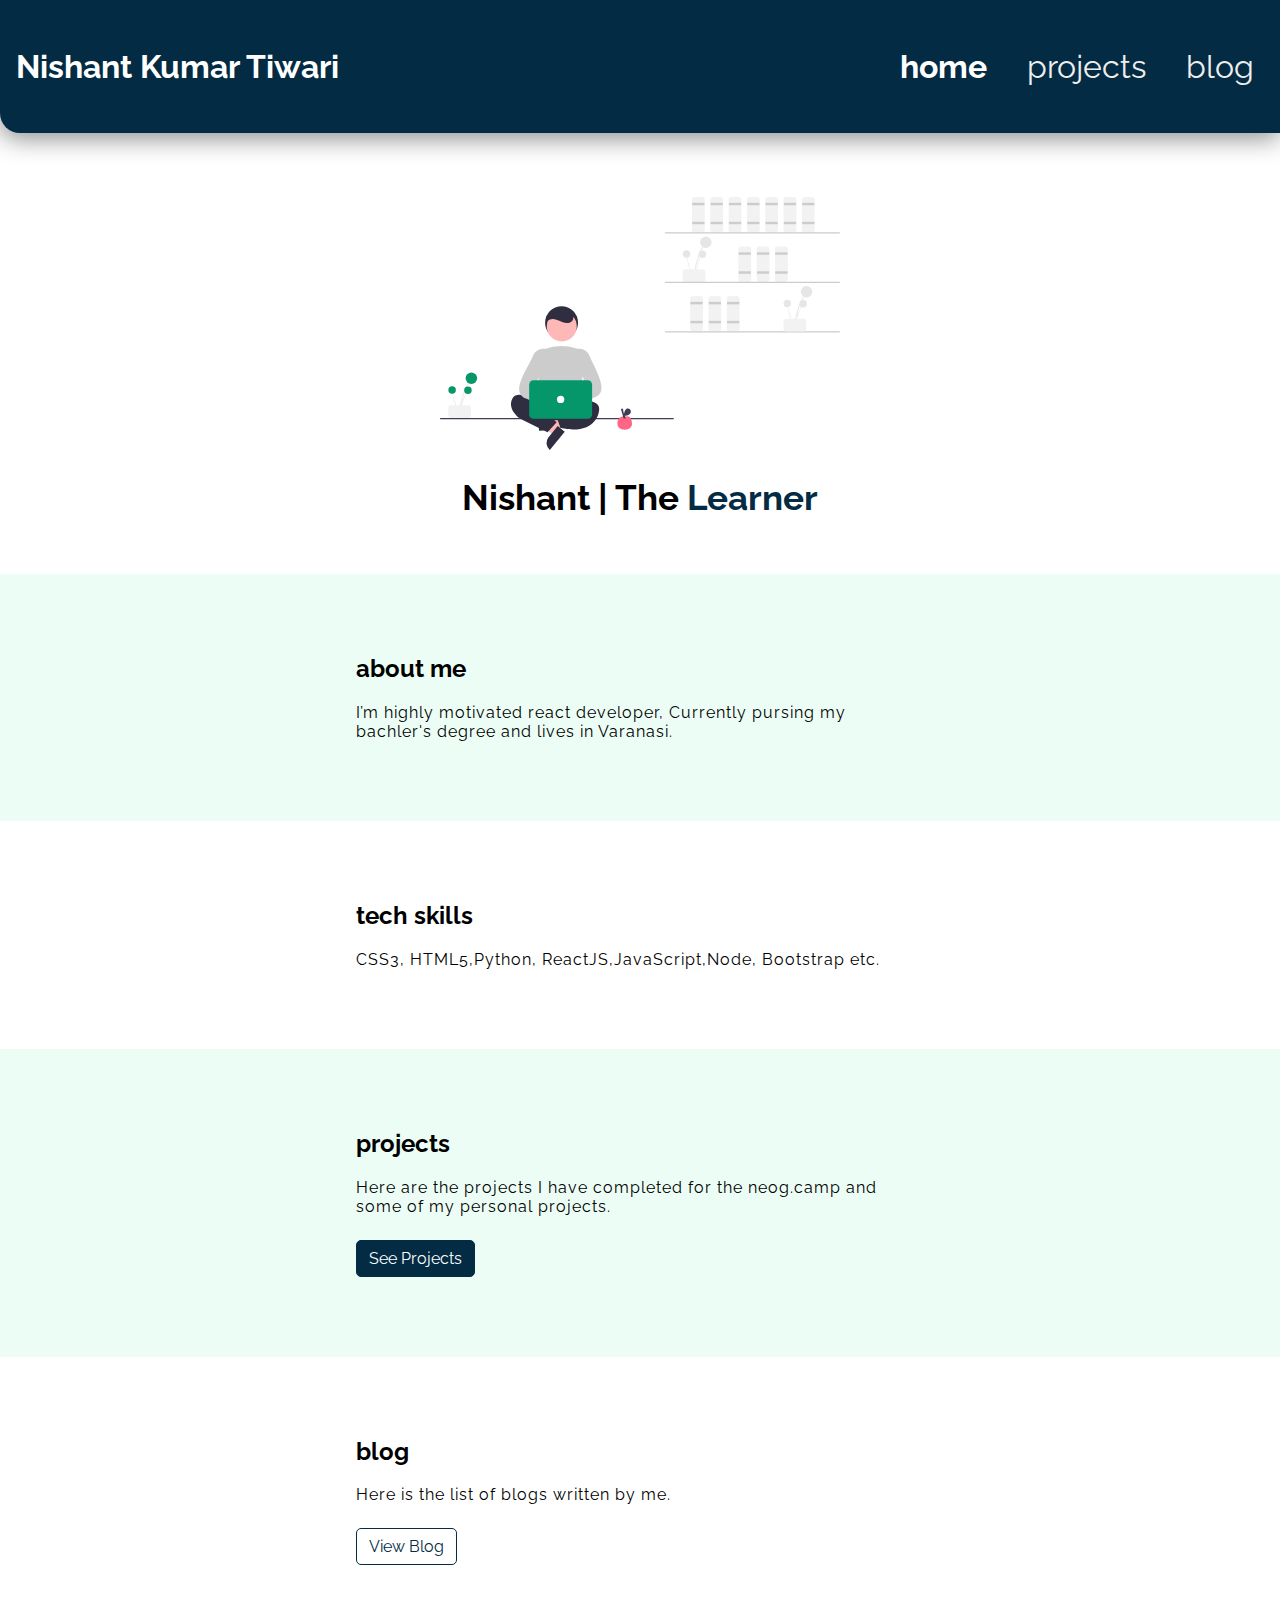
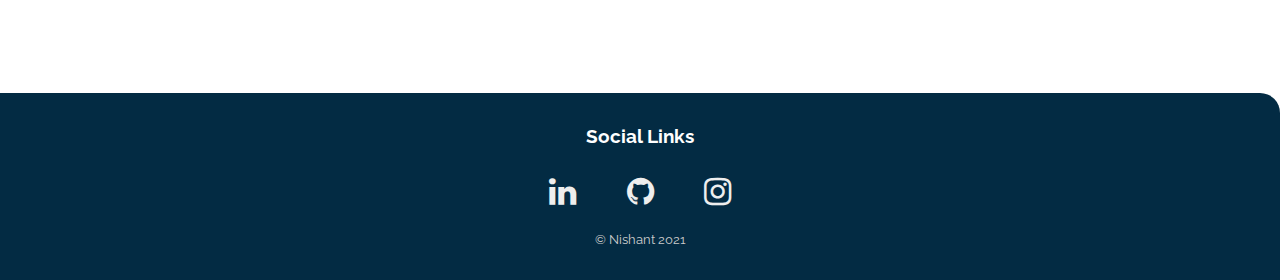
<file: index.html>
<!DOCTYPE html>
<html lang="en">
<head>
    <meta charset="UTF-8">
    <meta name="viewport" content="width=device-width, initial-scale=1.0">
    <link rel="stylesheet" href="https://cdnjs.cloudflare.com/ajax/libs/font-awesome/4.7.0/css/font-awesome.min.css" integrity="sha512-SfTiTlX6kk+qitfevl/7LibUOeJWlt9rbyDn92a1DqWOw9vWG2MFoays0sgObmWazO5BQPiFucnnEAjpAB+/Sw==" crossorigin="anonymous" />
    <link rel="icon" href="./assets/favicon.ico" type="image/png" sizes="16x16">
   <link rel="stylesheet" href="./style.css">
    <title>Nishant Kumar Tiwari | Student</title>
</head>
<body>
    <nav class="nav">
        <div class="logo">
            <a class="logo-link" href="/">Nishant Kumar Tiwari</a>
        </div>
        <ul class="nav-list">
            <li class="nav-item"><a class="nav-link active" href="index.html">home</a></li> <li class="nav-item"><a class="nav-link" href="./projects.html">projects</a></li> <li class="nav-item"><a class="nav-link" href="./blogs.html">blog</a></li>
        </ul>
        
    </nav>
    <main>
        <section class="hero">
            <img class="hero-image" src="./assets/hero.svg" alt="hero-image">
            <h1 class="hero-heading">Nishant  | The <span class="hero-inverted"> Learner</span></h1>
        </section>
        <section class="ow-section section ">
            <div class="container-center">
    
                <h2>about me</h2>
            <p>I’m highly motivated react developer, Currently pursing my bachler's degree and lives in Varanasi. 
            </p>
            </div>
        </section>
        <section class="white-section section ">
            <div class="container-center">
    
                <h2>tech skills</h2>
            <p> CSS3, HTML5,Python, ReactJS,JavaScript,Node, Bootstrap etc.
            </p>
            </div>
        </section>
        <section class="ow-section section ">
            <div class="container-center">
    
                <h2>projects</h2>
            <p>Here are the projects I have completed for the neog.camp and some of my personal projects.
            </p>
            <a class="link link-primary" href="./projects.html">See Projects</a>
            </div>
        </section>
        <section class="white-section section ">
            <div class="container-center">
    
                <h2>blog</h2>
            <p>Here is the list of blogs written by me.  
            </p>
            <a class="link link-secondary" href="./blogs.html">View Blog</a>
            </div>
        </section>
    </main>
    <footer class="footer">
        <div class="footer-heading">Social Links</div>
        <ul class="list">
            <li class="list-item footer-item"><a class="footer-link" href="https://www.linkedin.com/in/nishant-kumar-tiwari-253a46196/"><i class="fa fa-2x fa-linkedin" aria-hidden="true"></i></a></li>
            <li class="list-item footer-item"><a class="footer-link" href="https://github.com/Asuraking1n/"><i class="fa fa-2x fa-github" aria-hidden="true"></i></a></li>
            <li class="list-item footer-item"><a class="footer-link" href="https://www.instagram.com/error_404_unavilable/"><i class="fa fa-2x fa-instagram" aria-hidden="true"></i></a></li>
        </ul>
        <small class="copyright">&copy; Nishant</a> 2021</small>
    </footer>
</body>
</html>
</file>
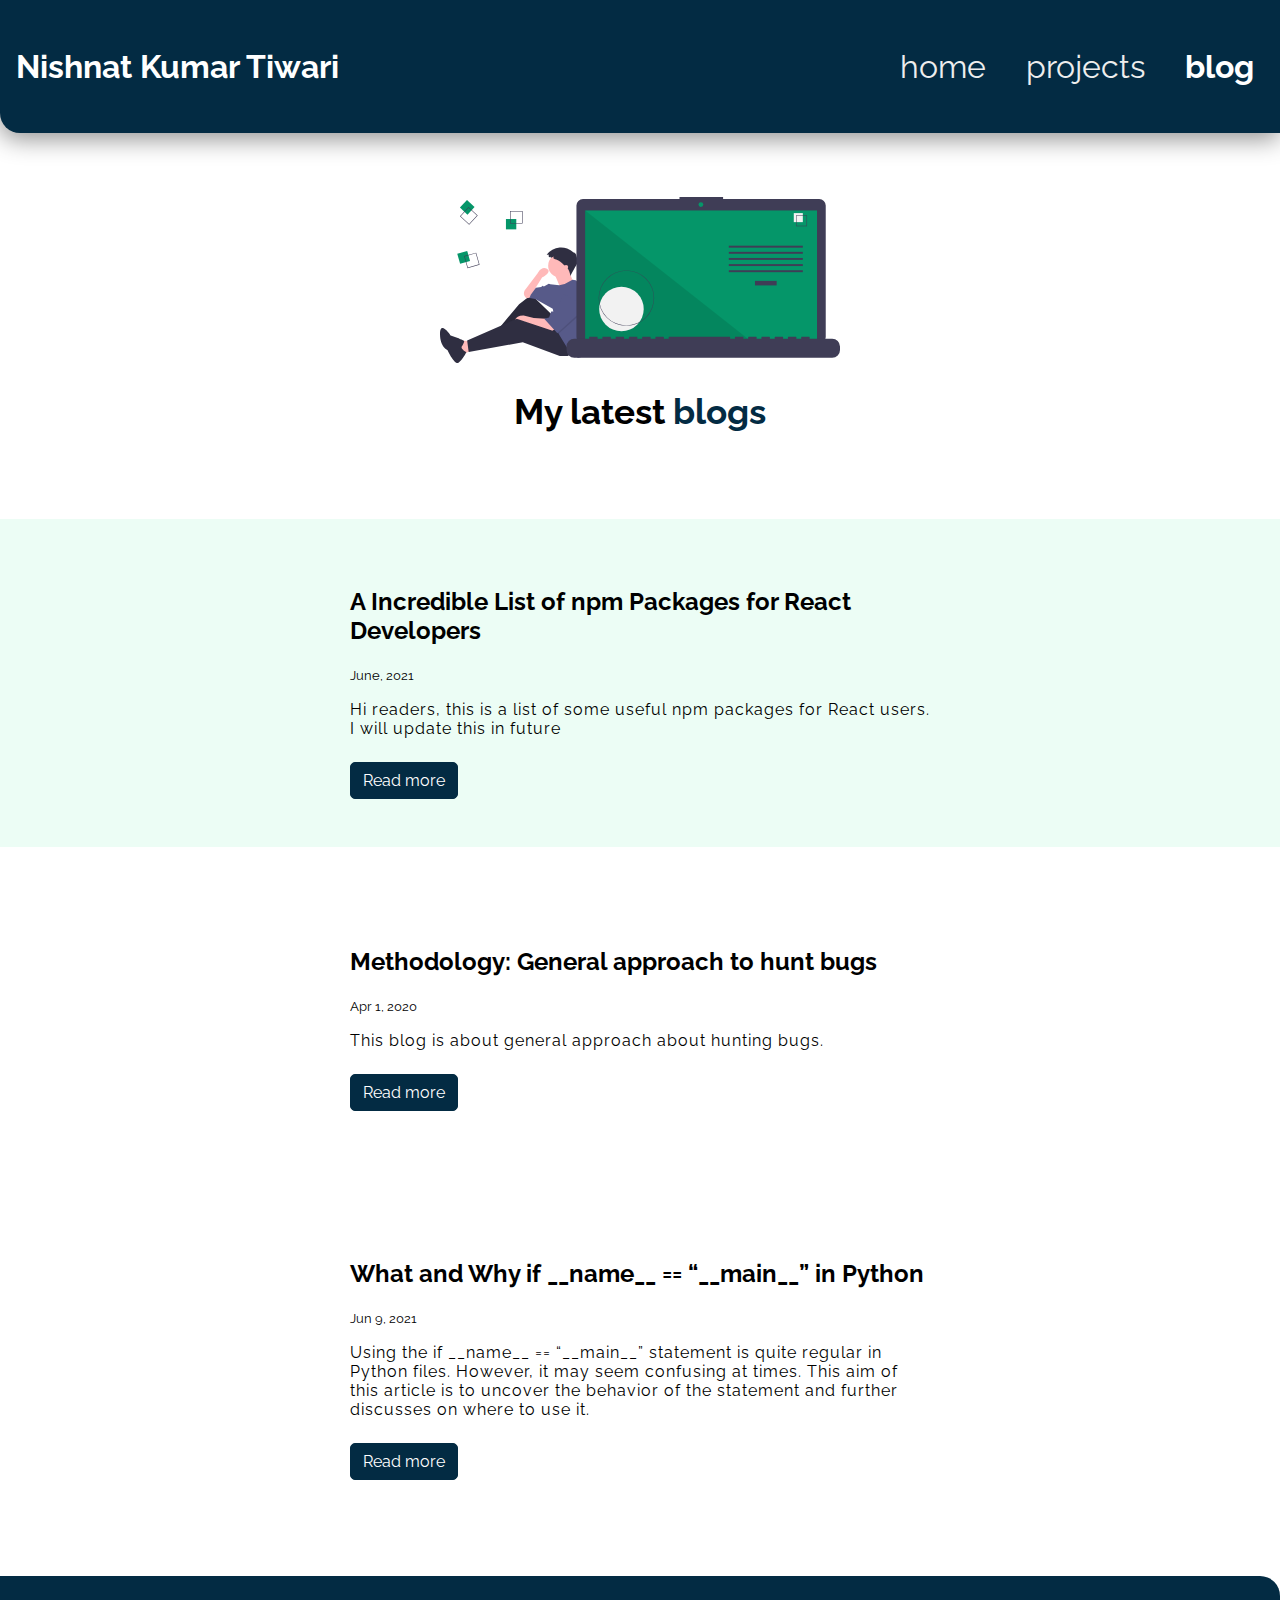
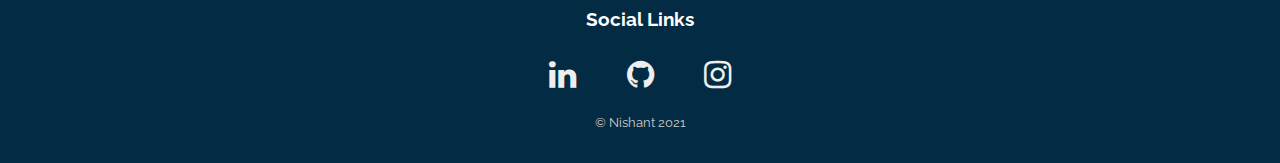
<file: blogs.html>
<!DOCTYPE html>
<html lang="en">
<head>
    <meta charset="UTF-8">
    <meta name="viewport" content="width=device-width, initial-scale=1.0">
    <link rel="stylesheet" href="https://cdnjs.cloudflare.com/ajax/libs/font-awesome/4.7.0/css/font-awesome.min.css" integrity="sha512-SfTiTlX6kk+qitfevl/7LibUOeJWlt9rbyDn92a1DqWOw9vWG2MFoays0sgObmWazO5BQPiFucnnEAjpAB+/Sw==" crossorigin="anonymous" />

    <link rel="icon" href="./assets/favicon.ico" type="image/png" sizes="16x16">
    <link rel="stylesheet" href="./style.css">
    <title>Blogs | Nishnat Kumar Tiwari</title>
</head>
<body>
    <nav class="nav">
        <div class="logo">
            <a class="logo-link" href="/">Nishnat Kumar Tiwari</a>
        </div>
        <ul class="nav-list">
            <li class="nav-item"><a class="nav-link" href="index.html">home</a></li> <li class="nav-item"><a class="nav-link" href="./projects.html">projects</a></li> <li class="nav-item"><a class="nav-link active" href="./blogs.html">blog</a></li>
        </ul>
        
    </nav>
    <main>
        <section class="hero">
            <img class="hero-image" src="./assets/blog.svg" alt="hero-image">
            <h1 class="hero-heading">My latest <span class="hero-inverted"> blogs</span></h1>
        </section>
        <ul class="list">
            <li class="ow-section"><article class="container-center p-3">
                <h2>A Incredible List of npm Packages for React Developers</h2>
                <small>June, 2021</small>
                <p>Hi readers, this is a list of some useful npm packages for React users. I will update this in future</p>
                <a href="https://nishant99tiwari.medium.com/a-incredible-list-of-npm-packages-for-react-developers-c90482e2bb0f" class="link-primary link">Read more</a>
                
              </article>  </li>
            <li >
              <article class="container-center  p-3">
                <h2>Methodology: General approach to hunt bugs</h2>
                <small>Apr 1, 2020</small>
                <p>This blog is about general approach about hunting bugs.</p>
                <a href="https://nishant99tiwari.medium.com/methodolgy-general-approach-to-hunt-bugs-8a75643f74a" class="link-primary link">Read more</a>
                
              </article>  
            </li>
            <li >
                <article class="container-center  p-3">
                  <h2>What and Why if __name__ == “__main__” in Python</h2>
                  <small>Jun 9, 2021</small>
                  <p>Using the if __name__ == “__main__” statement is quite regular in Python files. However, it may seem confusing at times. This aim of this article is to uncover the behavior of the statement and further discusses on where to use it.</p>
                  <a href="https://nishant99tiwari.medium.com/methodolgy-general-approach-to-hunt-bugs-8a75643f74a" class="link-primary link">Read more</a>
                  
                </article>  
              </li>
            
           
       </ul>
    </main>
    <footer class="footer">
        <div class="footer-heading">Social Links</div>
        <ul class="list">
            <li class="list-item footer-item"><a class="footer-link" href="https://www.linkedin.com/in/nishant-kumar-tiwari-253a46196/"><i class="fa fa-2x fa-linkedin" aria-hidden="true"></i></a></li>
            <li class="list-item footer-item"><a class="footer-link" href="https://github.com/Asuraking1n/"><i class="fa fa-2x fa-github" aria-hidden="true"></i></a></li>
            <li class="list-item footer-item"><a class="footer-link" href="https://www.instagram.com/error_404_unavilable/"><i class="fa fa-2x fa-instagram" aria-hidden="true"></i></a></li>
        </ul>
        <small class="copyright">&copy; Nishant</a> 2021</small>
    </footer>
</body>
</html>
</file>
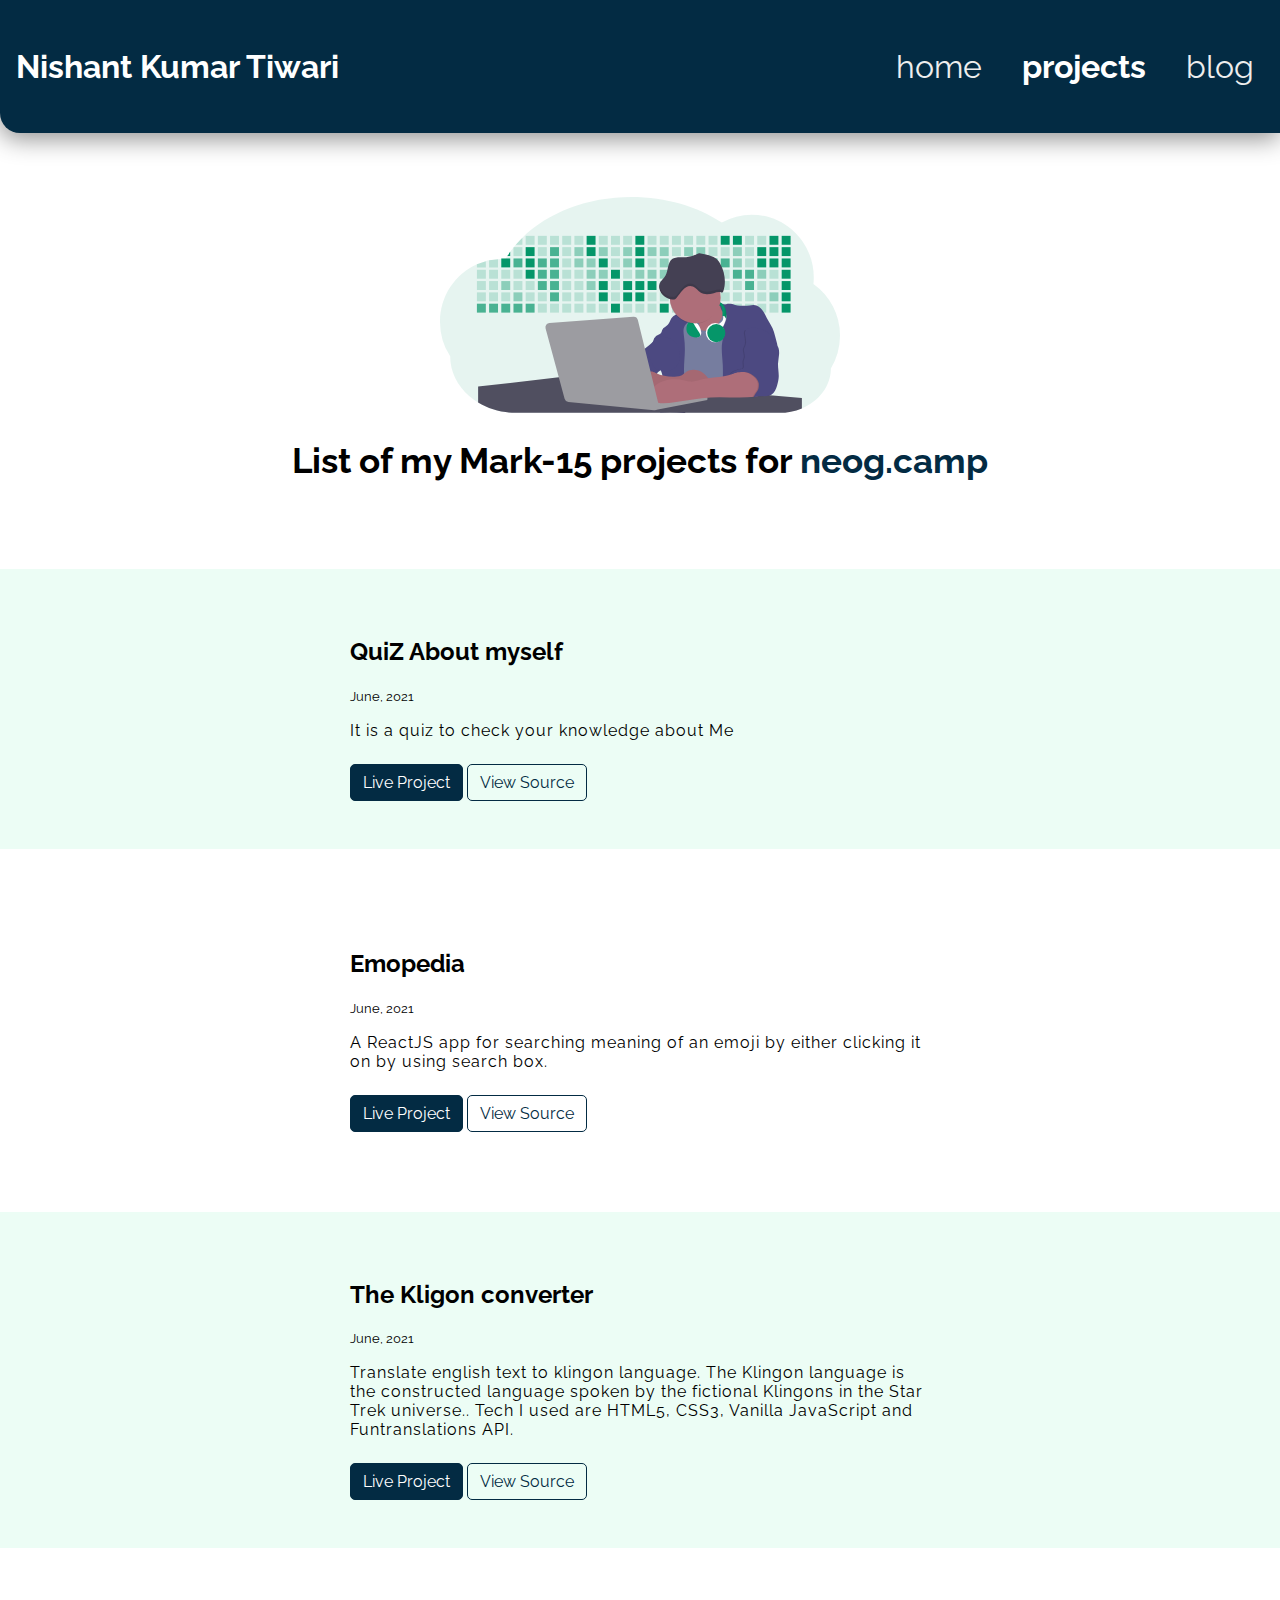
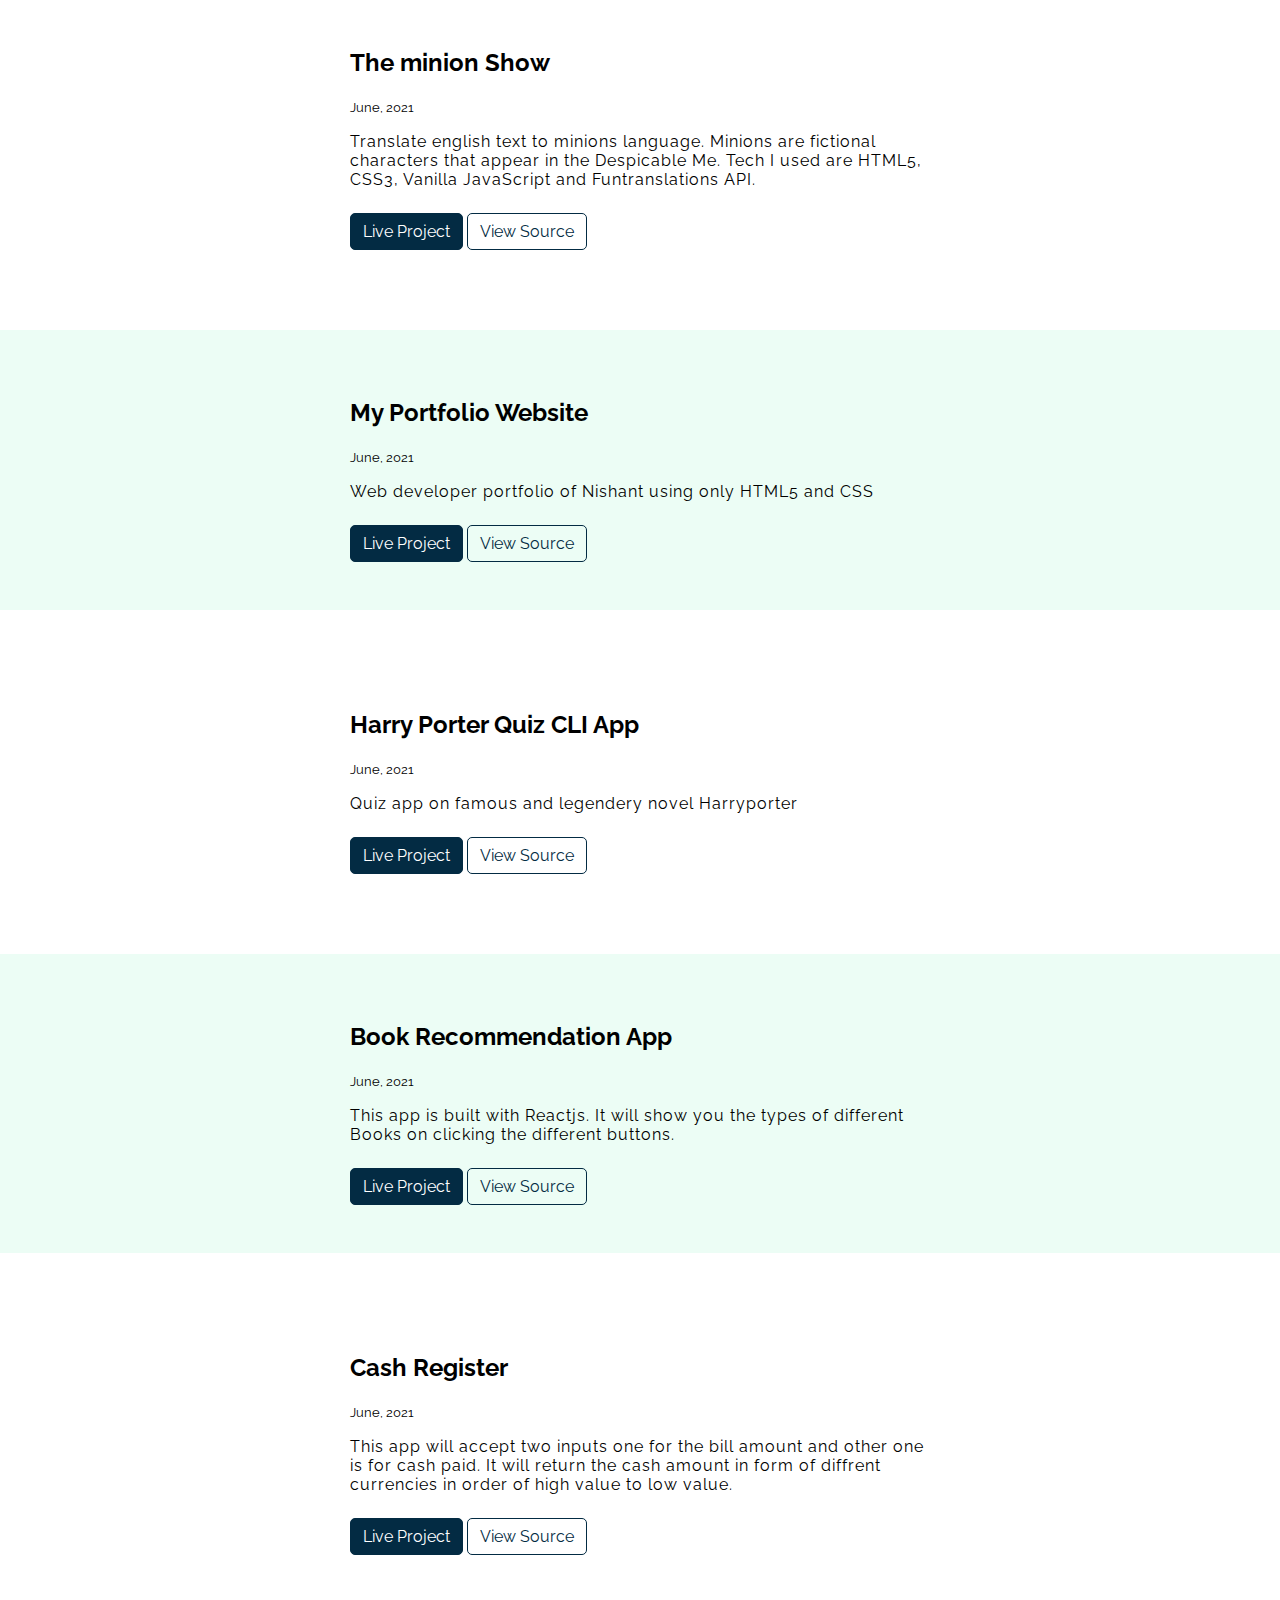
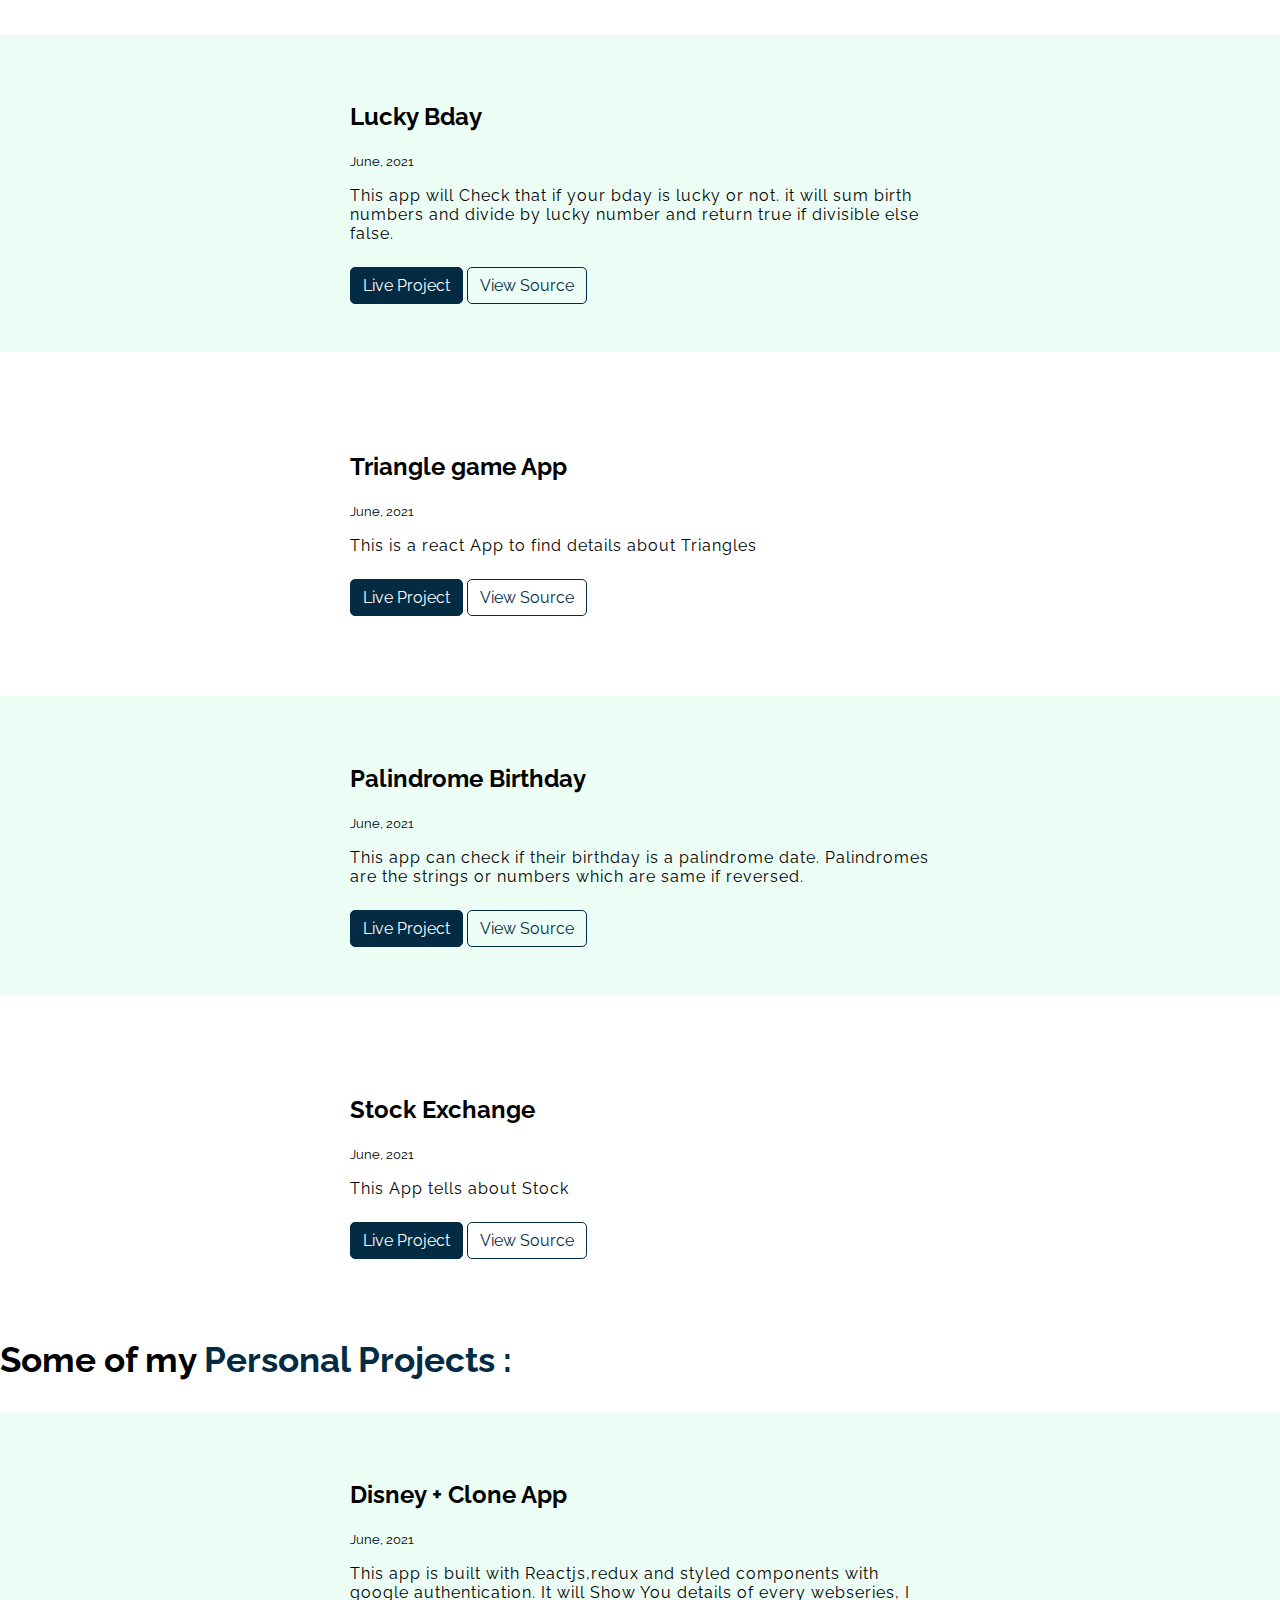
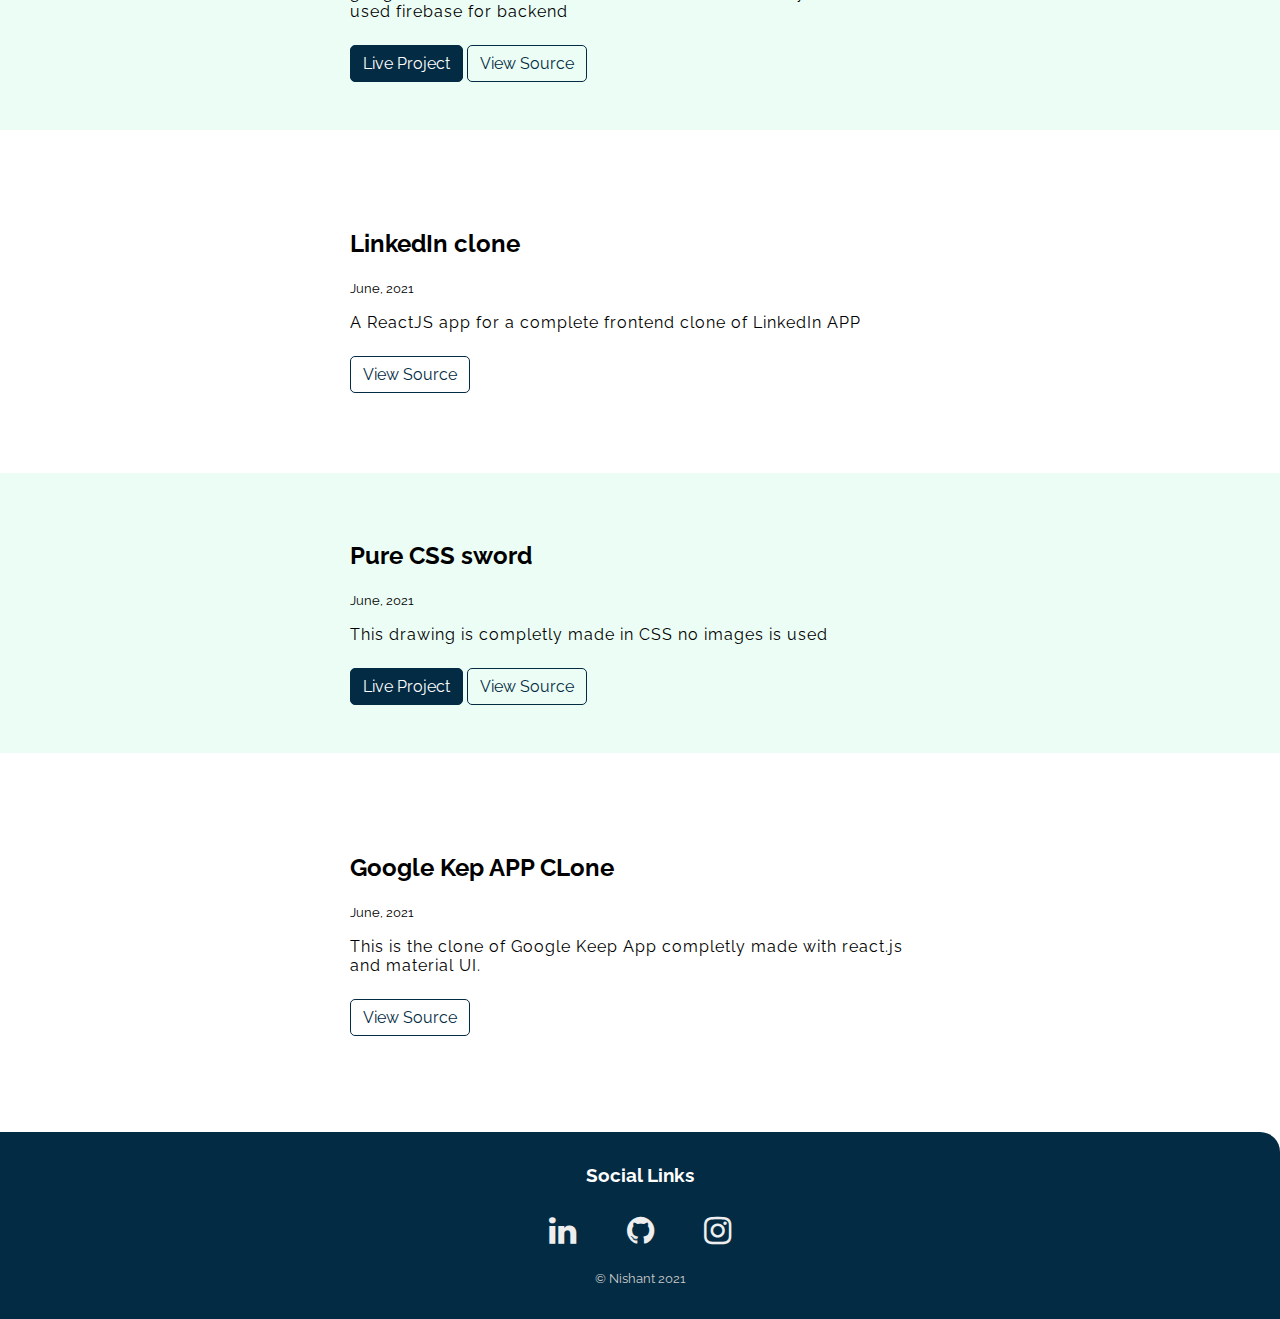
<file: projects.html>
<!DOCTYPE html>
<html lang="en">
<head>
    <meta charset="UTF-8">
    <meta name="viewport" content="width=device-width, initial-scale=1.0">
    <link rel="stylesheet" href="https://cdnjs.cloudflare.com/ajax/libs/font-awesome/4.7.0/css/font-awesome.min.css" integrity="sha512-SfTiTlX6kk+qitfevl/7LibUOeJWlt9rbyDn92a1DqWOw9vWG2MFoays0sgObmWazO5BQPiFucnnEAjpAB+/Sw==" crossorigin="anonymous" />
    <link rel="icon" href="./assets/favicon.ico" type="image/png" sizes="16x16">
    <link rel="stylesheet" href="./style.css">
    <title>Projects | Nishant Kumar Tiwari</title>
</head>
<body>
    <nav class="nav">
        <div class="logo">
            <a class="logo-link" href="/">Nishant Kumar Tiwari</a>
        </div>
        <ul class="nav-list">
            <li class="nav-item"><a class="nav-link " href="index.html">home</a></li> <li class="nav-item"><a class="nav-link active" href="./projects.html">projects</a></li> <li class="nav-item"><a class="nav-link" href="./blogs.html">blog</a></li>
        </ul>
        
    </nav>
    <main>
        <section class="hero">
            <img class="hero-image" src="./assets/code.svg" alt="hero-image">
            <h1 class="hero-heading">List of my Mark-15 projects for <span class="hero-inverted"> neog.camp</span></h1>
        </section>
        <ul class="list">
            <li class="ow-section"><article class="container-center p-3">
                <h2>QuiZ About myself</h2>
                <small>June, 2021</small>
                <p>It is a quiz to check your knowledge about Me </p>
                <a href="https://replit.com/@Asuraking1n/Mark-one-CLIapp-quiz" class="link-primary link" target="_blank">Live Project</a>
                <a href="https://github.com/Asuraking1n/mark-one-CLIapp-quiz" class="link-secondary link" target="_blank">View Source</a>
              </article>  </li>


              
              <li><article class="container-center p-3">
                <h2>Emopedia </h2>
                <small>June, 2021</small>
                <p>A ReactJS app for searching meaning of an emoji by either clicking it on by using search box. </p>
                <a href="https://mark8-emopedia.netlify.app/" class="link-primary link" target="_blank">Live Project</a>
                <a href="https://github.com/Asuraking1n/mark8-emopedia" class="link-secondary link" target="_blank">View Source</a>
              </article>  </li>
              <li class="ow-section"><article class="container-center p-3">
                <h2>The Kligon converter</h2>
                <small>June, 2021</small>
                <p>Translate english text to klingon language. The Klingon language is the constructed language spoken by the fictional Klingons in the Star Trek universe.. Tech I used are HTML5, CSS3, Vanilla JavaScript and Funtranslations API.</p>
                <a href="https://kligon-converter12.netlify.app/" class="link-primary link" target="_blank">Live Project</a>
                <a href="https://github.com/Asuraking1n/markSeven-Kligon" class="link-secondary link" target="_blank">View Source</a>
              </article>  </li>
              
            <li><article class="container-center p-3">
                <h2>The minion Show</h2>
                <small>June, 2021</small>
                <p>Translate english text to minions language. Minions are fictional characters that appear in the Despicable Me. Tech I used are HTML5, CSS3, Vanilla JavaScript and Funtranslations API.</p>
                <a href="https://banana-translation-app12.netlify.app/" class="link-primary link">Live Project</a>
                <a href="https://github.com/Asuraking1n/mark-six-Banana-speak" class="link-secondary link" target="_blank">View Source</a>
              </article>  </li>
              <li class="ow-section ">
                <article class="container-center p-3">
              <h2>My Portfolio Website</h2>
              <small>June, 2021</small>
              <p>Web developer portfolio of Nishant using only HTML5 and CSS</p>
              <a href="https://nishant-kumar-tiwari.netlify.app/" class="link-primary link">Live Project</a>
              <a href="https://github.com/Asuraking1n/mark3-4-5" class="link-secondary link">View Source</a>
            </article>  </li>
              <li>
                <article class="container-center p-3">
                <h2>Harry Porter Quiz CLI App</h2>
                <small>June, 2021</small>
                <p>Quiz app on famous and legendery novel Harryporter</p>
                <a href="https://replit.com/@Asuraking1n/marktwo-cli-quiz-fantasy" class="link-primary link">Live Project</a>
                <a href="https://github.com/Asuraking1n/markTwo-CLI-Quiz-Harry-porter" class="link-secondary link">View Source</a>
              </article>  </li>
              <li class="ow-section">
                <article class="container-center p-3">
                  <h2>Book Recommendation App</h2>
                  <small>June, 2021</small>
                  <p>This app is built with Reactjs. It will show you the types of different Books on clicking the different buttons. </p>
                  <a href="https://mark9-book-recommend-app.netlify.app/" class="link-primary link">Live Project</a>
                  <a href="https://github.com/Asuraking1n/mark9-book-recommendation-app" class="link-secondary link">View Source</a>
                </article>  
              </li>
              <li><article class="container-center p-3">
                <h2>Cash Register</h2>
                <small>June, 2021</small>
                <p>This app will accept two inputs one for the bill amount and other one is for cash paid. It will return the cash amount in form of diffrent currencies in order of high value to low value. </p>
                <a href="https://mark10-cashregister.netlify.app/" class="link-primary link" target="_blank">Live Project</a>
                <a href="https://github.com/Asuraking1n/mark10-cash-register" class="link-secondary link" target="_blank">View Source</a>
              </article>  </li>
              <li class="ow-section"><article class="container-center p-3">
                <h2>Lucky Bday</h2>
                <small>June, 2021</small>
                <p>This app will Check that if your bday is lucky or not. it will sum birth numbers and divide by lucky number and return true if divisible else false.</p>
                <a href="https://mark11-bday-luck.netlify.app/" class="link-primary link" target="_blank">Live Project</a>
                <a href="https://github.com/Asuraking1n/mark11-birthday-luck" class="link-secondary link" target="_blank">View Source</a>
              </article>  </li>
              
            <li><article class="container-center p-3">
                <h2>Triangle game App</h2>
                <small>June, 2021</small>
                <p>This is a react App to find details about Triangles</p>
                <a href="https://mark12-triangle.netlify.app/" class="link-primary link">Live Project</a>
                <a href="https://github.com/Asuraking1n/mark12-learnTriangle" class="link-secondary link" target="_blank">View Source</a>
              </article>  </li>
              <li class="ow-section ">
                <article class="container-center p-3">
              <h2>Palindrome Birthday</h2>
              <small>June, 2021</small>
              <p>This app can check if their birthday is a palindrome date. Palindromes are the strings or numbers which are same if reversed.</p>
              <a href="https://mark13-bday-palendrome.netlify.app/" class="link-primary link">Live Project</a>
              <a href="https://github.com/Asuraking1n/mark13-palendrome" class="link-secondary link">View Source</a>
            </article>  </li>
              <li>
                <article class="container-center p-3">
                <h2>Stock Exchange</h2>
                <small>June, 2021</small>
                <p>This App tells about Stock </p>
                <a href="https://youthful-wilson-385691.netlify.app/" class="link-primary link">Live Project</a>
                <a href="https://github.com/Asuraking1n/mark14-stock" class="link-secondary link">View Source</a>
              </article>  </li>
             

              <h1 class="hero-heading">Some of my <span class="hero-inverted"> Personal Projects :</span></h1>

















              <li class="ow-section"><article class="container-center p-3">
                <h2>Disney + Clone App</h2>
                <small>June, 2021</small>
                <p>This app is built with Reactjs,redux and styled components with google authentication. It will Show You details of every webseries, I used firebase for backend</p>
                <a href="https://disney-clone-d1e27.web.app/" class="link-primary link" target="_blank">Live Project</a>
                <a href="https://github.com/Asuraking1n/Disney-Clone-reactApp" class="link-secondary link" target="_blank">View Source</a>
              </article>  </li>


              
              <li><article class="container-center p-3">
                <h2>LinkedIn clone</h2>
                <small>June, 2021</small>
                <p>A ReactJS app for a complete frontend clone of LinkedIn APP </p>
                <a href="https://github.com/Asuraking1n/linkedin-clone-react-app" class="link-secondary link" target="_blank">View Source</a>
              </article>  </li>
              <li class="ow-section"><article class="container-center p-3">
                <h2>Pure CSS sword</h2>
                <small>June, 2021</small>
                <p>This drawing is completly made in CSS no images is used</p>
                <a href="https://codepen.io/Nishant111/pen/ZEeoZgz" class="link-primary link" target="_blank">Live Project</a>
                <a href="https://github.com/Asuraking1n/pureCSS_art-sword" class="link-secondary link" target="_blank">View Source</a>
              </article>  </li>
              
            <li><article class="container-center p-3">
                <h2>Google Kep APP CLone </h2>
                <small>June, 2021</small>
                <p>This is the clone of Google Keep App completly made with react.js and material UI.</p>
                <a href="https://github.com/Asuraking1n/google-keepApp-clone-reactApp" class="link-secondary link" target="_blank">View Source</a>
              </article>  </li>
              
              
       </ul>
    </main>
    <footer class="footer">
      <div class="footer-heading">Social Links</div>
      <ul class="list">
          <li class="list-item footer-item"><a class="footer-link" href="https://www.linkedin.com/in/nishant-kumar-tiwari-253a46196/"><i class="fa fa-2x fa-linkedin" aria-hidden="true"></i></a></li>
          <li class="list-item footer-item"><a class="footer-link" href="https://github.com/Asuraking1n/"><i class="fa fa-2x fa-github" aria-hidden="true"></i></a></li>
          <li class="list-item footer-item"><a class="footer-link" href="https://www.instagram.com/error_404_unavilable/"><i class="fa fa-2x fa-instagram" aria-hidden="true"></i></a></li>
      </ul>
      <small class="copyright">&copy; Nishant</a> 2021</small>
  </footer>
</body>
</html>
</file>
<file: style.css>
@import url("https://fonts.googleapis.com/css2?family=Raleway:wght@400;700&display=swap");

*::after,
*::before,
* {
  box-sizing: border-box;
}

:root {
  --primary-color: #032b43;
  --bg-color: #ecfdf5;
}

body {
  margin: 0;
  font-family: "Raleway", sans-serif;
}

hr {
  margin: 2rem 0;
}

.container-center {
  max-width: 600px;
  padding: 0 1rem;
  margin: 2rem auto;
}

.link {
  text-decoration: none;
  border: 1px solid var(--primary-color);
  padding: 8px 12px;
  border-radius: 5px;
  display: inline-block;
  margin-top: 0.5rem;
}

.link-primary {
  background-color: var(--primary-color);
  color: #fff;
}

.link-secondary {
  color: var(--primary-color);
}

.list {
  list-style: none;
  padding: 0;
}

.list-item {
  display: inline;
  padding: 0 10px;
}

.nav {
  background-color: var(--primary-color);
  border-bottom-left-radius: 20px;
  padding: 2rem 0;
  display: flex;
  justify-content: space-between;
  box-shadow: -1px 6px 24px 0px rgba(0,0,0,0.43);
  /* box-shadow: -1px 6px 5px 0px #155b85; */
}
.logo {
  margin-left: 1rem;
  margin-top: 1rem;
  margin-bottom: 1rem;
  color: #fff;
  font-weight: 700;
}
.logo a {
  font-size: 2rem;
}
.nav-list {
  list-style: none;
  text-align: right;
  padding: 0;
}

.nav-item {
  display: inline;
}
.nav-item a{
  font-size: 2rem;
}

.nav-link {
  padding: 5px 10px;
  margin-right: 1rem;
  text-decoration: none;
  color: #eee;
}
@media (max-width: 450px) {
  .nav-link {
    margin-right: 0.1rem;
  }
}

.active {
  font-weight: 700;
  color: #fff;
}

.hero {
  text-align: center;
  padding: 2rem 0;
}
.hero-image {
  max-width: 350px;
  padding-top: 2rem;
}

@media (min-width: 576px) {
  .hero-image {
    max-width: 400px;
  }
}
@media (max-width: 400px) {
  .hero-image {
    padding-top: 1rem;
    max-width: 250px;
  }
}
.hero-heading {
  font-size: 2.2rem;
}
.hero-inverted {
  color: var(--primary-color);
}

.section {
  padding: 3rem 0;
}
.ow-section {
  background-color: var(--bg-color);
}

.footer {
  margin-top: 3rem;
  padding: 2rem 0;
  background-color: var(--primary-color);
  text-align: center;
  border-top-right-radius: 20px;
}

.footer-heading {
  font-size: 1.2rem;
  color: #fff;
  font-weight: 700;
  margin-bottom: 1.5rem;
}

.footer-link {
  padding: 5px 10px;
  margin: 0 0.2rem;
  text-decoration: none;
  color: #eee;
  display: inline-block;
}

.copyright {
  color: #ccc;
}

small a {
  text-decoration: none;
  color: #ccc;
}

.logo-link {
  color: #fff;
  text-decoration: none;
  font-size: 1.2rem;
}

p {
  letter-spacing: 1px;
}

.p-3 {
  padding: 3rem 10px;
}
</file>
